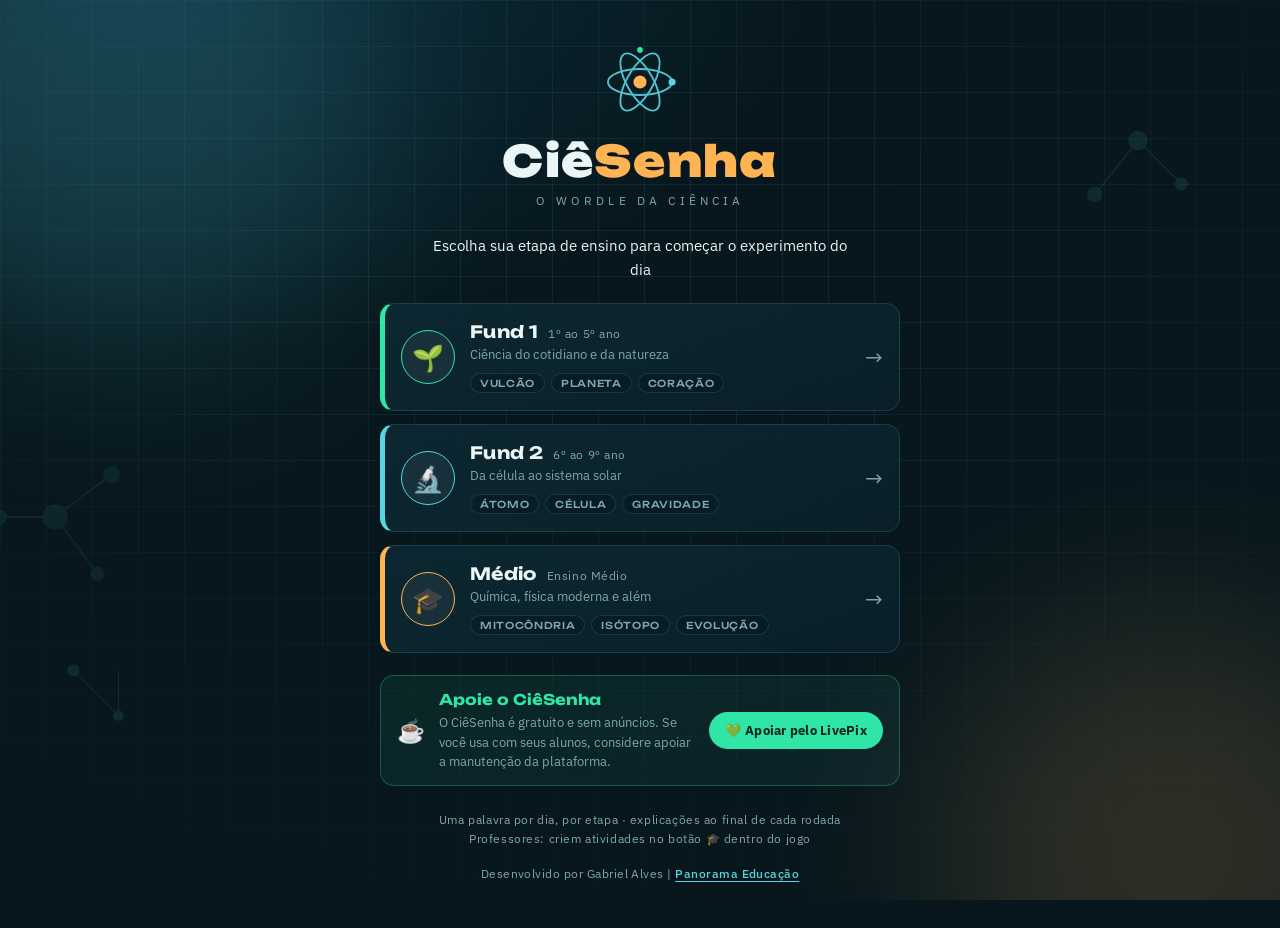
<file: index.html>
<!DOCTYPE html>
<html lang="pt-BR">
<head>
<meta charset="UTF-8">
<meta name="viewport" content="width=device-width, initial-scale=1">
<meta name="theme-color" content="#07171d">
<meta name="description" content="CiêSenha — um Wordle de conceitos científicos para Fund 1, Fund 2 e Ensino Médio. Decifre a palavra do dia e aprenda a explicação do conceito.">
<title>CiêSenha · o wordle da ciência</title>
<!-- ===== Open Graph (compartilhamento) ===== -->
<meta property="og:type" content="website">
<meta property="og:site_name" content="CiêSenha">
<meta property="og:title" content="CiêSenha — o wordle da ciência">
<meta property="og:description" content="Decifre o conceito científico do dia e aprenda a explicação. Para Fund 1, Fund 2 e Ensino Médio. Gratuito e sem cadastro.">
<meta property="og:url" content="https://panoramaedu.github.io/CieSenha/">
<meta property="og:image" content="https://panoramaedu.github.io/CieSenha/preview.png">
<meta property="og:image:width" content="1200">
<meta property="og:image:height" content="630">
<meta property="og:locale" content="pt_BR">

<!-- ===== Twitter Card ===== -->
<meta name="twitter:card" content="summary_large_image">
<meta name="twitter:title" content="CiêSenha — o wordle da ciência">
<meta name="twitter:description" content="Decifre o conceito científico do dia e aprenda. Para Fund 1, Fund 2 e Médio.">
<meta name="twitter:image" content="https://panoramaedu.github.io/CieSenha/preview.png">
<link rel="icon" type="image/svg+xml" href="favicon.svg">
<link rel="preconnect" href="https://fonts.googleapis.com">
<link rel="preconnect" href="https://fonts.gstatic.com" crossorigin>
<link href="https://fonts.googleapis.com/css2?family=IBM+Plex+Sans:wght@400;500;600;700&family=Unbounded:wght@500;700;900&display=swap" rel="stylesheet">
<link rel="stylesheet" href="style.css">
</head>
<body>

<div class="ambient" aria-hidden="true">
  <div class="glow g1"></div><div class="glow g2"></div>
  <svg class="mol m1" viewBox="0 0 120 120"><line x1="20" y1="80" x2="60" y2="30"/><line x1="60" y1="30" x2="100" y2="70"/><circle cx="20" cy="80" r="7"/><circle cx="60" cy="30" r="9"/><circle cx="100" cy="70" r="6"/></svg>
  <svg class="mol m2" viewBox="0 0 120 120"><line x1="30" y1="30" x2="90" y2="90"/><line x1="90" y1="90" x2="90" y2="30"/><circle cx="30" cy="30" r="8"/><circle cx="90" cy="90" r="7"/></svg>
  <svg class="mol m3" viewBox="0 0 120 120"><line x1="20" y1="60" x2="60" y2="60"/><line x1="60" y1="60" x2="100" y2="30"/><line x1="60" y1="60" x2="90" y2="100"/><circle cx="20" cy="60" r="6"/><circle cx="60" cy="60" r="9"/><circle cx="100" cy="30" r="6"/><circle cx="90" cy="100" r="5"/></svg>
  <span class="bub" style="left:8%;width:10px;height:10px;animation-duration:19s"></span>
  <span class="bub" style="left:22%;width:6px;height:6px;animation-duration:26s;animation-delay:-9s"></span>
  <span class="bub" style="left:55%;width:13px;height:13px;animation-duration:23s;animation-delay:-4s"></span>
  <span class="bub" style="left:71%;width:7px;height:7px;animation-duration:30s;animation-delay:-16s"></span>
  <span class="bub" style="left:88%;width:11px;height:11px;animation-duration:21s;animation-delay:-12s"></span>
</div>

<!-- ============ TELA INICIAL ============ -->
<section id="welcomeScreen" class="on" aria-label="Escolha de etapa">
  <div class="w-inner">
    <div class="w-logo">
      <svg viewBox="0 0 64 64" aria-hidden="true">
        <g stroke="#58d5e0" stroke-width="1.6" fill="none" opacity=".9">
          <ellipse cx="32" cy="32" rx="27" ry="11"/>
          <ellipse cx="32" cy="32" rx="27" ry="11" transform="rotate(60 32 32)"/>
          <ellipse cx="32" cy="32" rx="27" ry="11" transform="rotate(-60 32 32)"/>
        </g>
        <circle class="nuc" cx="32" cy="32" r="5.5" fill="#ffb454"/>
        <g class="orb"><circle cx="59" cy="32" r="3" fill="#58d5e0"/></g>
        <g class="orb orb2"><circle cx="32" cy="5" r="2.4" fill="#2fe6a6"/></g>
      </svg>
    </div>
    <h1 class="w-title">Ciê<em>Senha</em></h1>
    <p class="w-tag">o wordle da ciência</p>
    <p class="w-sub">Escolha sua etapa de ensino para começar o experimento do dia</p>
    <div class="stage-list">
      <button type="button" class="stage-card" data-stage="fund1" style="--sc:#2fe6a6">
        <span class="sc-badge">sua etapa</span>
        <div class="sc-icon">🌱</div>
        <div class="sc-body">
          <div class="sc-top"><span class="sc-name">Fund 1</span><span class="sc-grade">1º ao 5º ano</span></div>
          <div class="sc-desc">Ciência do cotidiano e da natureza</div>
          <div class="sc-chips"><span>VULCÃO</span><span>PLANETA</span><span>CORAÇÃO</span></div>
        </div>
        <div class="sc-arrow">→</div>
      </button>
      <button type="button" class="stage-card" data-stage="fund2" style="--sc:#58d5e0">
        <span class="sc-badge">sua etapa</span>
        <div class="sc-icon">🔬</div>
        <div class="sc-body">
          <div class="sc-top"><span class="sc-name">Fund 2</span><span class="sc-grade">6º ao 9º ano</span></div>
          <div class="sc-desc">Da célula ao sistema solar</div>
          <div class="sc-chips"><span>ÁTOMO</span><span>CÉLULA</span><span>GRAVIDADE</span></div>
        </div>
        <div class="sc-arrow">→</div>
      </button>
      <button type="button" class="stage-card" data-stage="medio" style="--sc:#ffb454">
        <span class="sc-badge">sua etapa</span>
        <div class="sc-icon">🎓</div>
        <div class="sc-body">
          <div class="sc-top"><span class="sc-name">Médio</span><span class="sc-grade">Ensino Médio</span></div>
          <div class="sc-desc">Química, física moderna e além</div>
          <div class="sc-chips"><span>MITOCÔNDRIA</span><span>ISÓTOPO</span><span>EVOLUÇÃO</span></div>
        </div>
        <div class="sc-arrow">→</div>
      </button>
    </div>

    <!-- ===== Box de doação (tela inicial) ===== -->
    <div class="donate-card donate-card--full">
      <div class="donate-icon">☕</div>
      <div class="donate-body">
        <p class="donate-title">Apoie o CiêSenha</p>
        <p class="donate-desc">O CiêSenha é gratuito e sem anúncios. Se você usa com seus alunos, considere apoiar a manutenção da plataforma.</p>
      </div>
      <a href="https://livepix.gg/panoramaedu" target="_blank" rel="noopener" class="donate-btn">💚 Apoiar pelo LivePix</a>
    </div>

    <p class="w-foot">Uma palavra por dia, por etapa · explicações ao final de cada rodada<br>Professores: criem atividades no botão 🎓 dentro do jogo</p>

    <div class="credits">
      Desenvolvido por Gabriel Alves |
      <a href="https://panoramaedu.onrender.com/" target="_blank" rel="noopener">Panorama Educação</a>
    </div>
  </div>
</section>

<script>
  /* ====== lógica mínima da tela inicial ====== */
  const stage = localStorage.getItem('ciesenha.stage') || '';
  if (stage) {
    document.querySelectorAll('.stage-card').forEach(c => {
      c.classList.toggle('current', c.dataset.stage === stage);
    });
  }
  document.querySelectorAll('.stage-card').forEach(card => {
    card.addEventListener('click', () => {
      const id = card.dataset.stage;
      localStorage.setItem('ciesenha.stage', id);
      window.location.href = 'game.html?stage=' + encodeURIComponent(id);
    });
  });
</script>
</body>
</html>
</file>
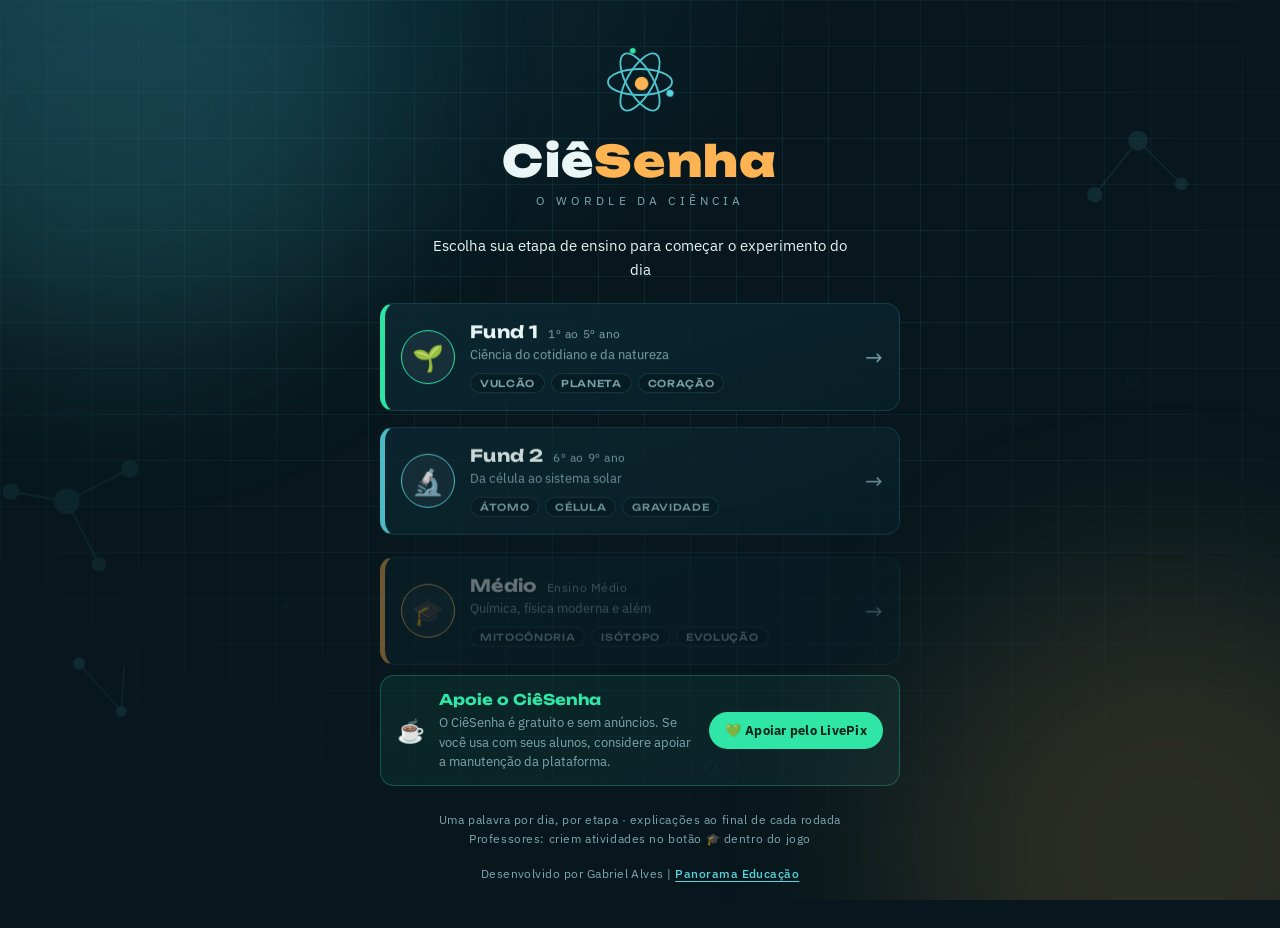
<file: game.html>
<!DOCTYPE html>
<html lang="pt-BR">
<head>
<meta charset="UTF-8">
<meta name="viewport" content="width=device-width, initial-scale=1">
<meta name="theme-color" content="#07171d">
<meta name="description" content="CiêSenha — o wordle da ciência. Decifre a palavra do dia e aprenda a explicação do conceito.">
<title>CiêSenha · o wordle da ciência</title>
<!-- ===== Open Graph (compartilhamento) ===== -->
<meta property="og:type" content="website">
<meta property="og:site_name" content="CiêSenha">
<meta property="og:title" content="CiêSenha — o wordle da ciência">
<meta property="og:description" content="Decifre o conceito científico do dia e aprenda a explicação. Para Fund 1, Fund 2 e Ensino Médio. Gratuito e sem cadastro.">
<meta property="og:url" content="https://panoramaedu.github.io/CieSenha/">
<meta property="og:image" content="https://panoramaedu.github.io/CieSenha/preview.png">
<meta property="og:image:width" content="1200">
<meta property="og:image:height" content="630">
<meta property="og:locale" content="pt_BR">

<!-- ===== Twitter Card ===== -->
<meta name="twitter:card" content="summary_large_image">
<meta name="twitter:title" content="CiêSenha — o wordle da ciência">
<meta name="twitter:description" content="Decifre o conceito científico do dia e aprenda. Para Fund 1, Fund 2 e Médio.">
<meta name="twitter:image" content="https://panoramaedu.github.io/CieSenha/preview.png">
<link rel="icon" type="image/svg+xml" href="favicon.svg">
<link rel="preconnect" href="https://fonts.googleapis.com">
<link rel="preconnect" href="https://fonts.gstatic.com" crossorigin>
<link href="https://fonts.googleapis.com/css2?family=IBM+Plex+Sans:wght@400;500;600;700&family=Unbounded:wght@500;700;900&display=swap" rel="stylesheet">
<link rel="stylesheet" href="style.css">
</head>
<body>

<div class="ambient" aria-hidden="true">
  <div class="glow g1"></div><div class="glow g2"></div>
  <svg class="mol m1" viewBox="0 0 120 120"><line x1="20" y1="80" x2="60" y2="30"/><line x1="60" y1="30" x2="100" y2="70"/><circle cx="20" cy="80" r="7"/><circle cx="60" cy="30" r="9"/><circle cx="100" cy="70" r="6"/></svg>
  <svg class="mol m2" viewBox="0 0 120 120"><line x1="30" y1="30" x2="90" y2="90"/><line x1="90" y1="90" x2="90" y2="30"/><circle cx="30" cy="30" r="8"/><circle cx="90" cy="90" r="7"/></svg>
  <svg class="mol m3" viewBox="0 0 120 120"><line x1="20" y1="60" x2="60" y2="60"/><line x1="60" y1="60" x2="100" y2="30"/><line x1="60" y1="60" x2="90" y2="100"/><circle cx="20" cy="60" r="6"/><circle cx="60" cy="60" r="9"/><circle cx="100" cy="30" r="6"/><circle cx="90" cy="100" r="5"/></svg>
  <span class="bub" style="left:8%;width:10px;height:10px;animation-duration:19s"></span>
  <span class="bub" style="left:22%;width:6px;height:6px;animation-duration:26s;animation-delay:-9s"></span>
  <span class="bub" style="left:55%;width:13px;height:13px;animation-duration:23s;animation-delay:-4s"></span>
  <span class="bub" style="left:71%;width:7px;height:7px;animation-duration:30s;animation-delay:-16s"></span>
  <span class="bub" style="left:88%;width:11px;height:11px;animation-duration:21s;animation-delay:-12s"></span>
</div>

<div id="toast" role="status" aria-live="polite"></div>

<!-- ============ JOGO ============ -->
<div class="wrap">
<header>
  <a href="index.html" class="logo" title="Voltar à tela inicial">
    <svg viewBox="0 0 64 64" aria-hidden="true">
      <g stroke="#58d5e0" stroke-width="1.6" fill="none" opacity=".9">
        <ellipse cx="32" cy="32" rx="27" ry="11"/>
        <ellipse cx="32" cy="32" rx="27" ry="11" transform="rotate(60 32 32)"/>
        <ellipse cx="32" cy="32" rx="27" ry="11" transform="rotate(-60 32 32)"/>
      </g>
      <circle class="nuc" cx="32" cy="32" r="5.5" fill="#ffb454"/>
      <g class="orb"><circle cx="59" cy="32" r="3" fill="#58d5e0"/></g>
      <g class="orb orb2"><circle cx="32" cy="5" r="2.4" fill="#2fe6a6"/></g>
    </svg>
    <span>
      <h1>Ciê<em>Senha</em></h1>
      <p>o wordle da ciência</p>
    </span>
  </a>
  <div class="hbtns">
    <button class="iconbtn" id="bProf" aria-label="Modo Professor" title="Modo Professor">
      <svg viewBox="0 0 24 24" fill="currentColor" stroke="none"><path d="M12 3.5 1.8 8.6l10.2 5.1 8.2-4.1v4.6h1.6V8.6L12 3.5z"/><path d="M5.4 12.4v3.2c0 1.9 3 3.4 6.6 3.4s6.6-1.5 6.6-3.4v-3.2l-6.6 3.3-6.6-3.3z"/></svg>
    </button>
    <button class="iconbtn" id="bStats" aria-label="Estatísticas">
      <svg viewBox="0 0 24 24"><rect x="4" y="12" width="4" height="9" rx="1"/><rect x="10" y="6" width="4" height="15" rx="1"/><rect x="16" y="9" width="4" height="12" rx="1"/></svg>
    </button>
    <button class="iconbtn" id="bHelp" aria-label="Como jogar">?</button>
  </div>
</header>

<div class="stages" id="stages" aria-label="Etapa de ensino"></div>
<div class="subbar" id="subbar"></div>

<main>
  <div id="board" role="grid" aria-label="Tabuleiro do jogo"></div>
  <div id="kb"></div>
</main>

<!-- ===== Box de doação (jogo) ===== -->
<div class="donate-card donate-card--compact" id="donateCompact">
  <span class="donate-icon">☕</span>
  <span class="donate-desc">Gostou? Apoie o CiêSenha</span>
  <a href="https://livepix.gg/panoramaedu" target="_blank" rel="noopener" class="donate-btn donate-btn--sm">Apoiar</a>
</div>

<footer>
  Feito com <b>ciência</b> · uma palavra por dia, por etapa ·
  <button class="linkbtn" id="fProf">modo professor 🎓</button>
  <div class="credits">
    Desenvolvido por Gabriel Alves |
    <a href="https://panoramaedu.onrender.com/" target="_blank" rel="noopener">Panorama Educação</a>
  </div>
</footer>
</div>

<!-- ficha do conceito -->
<div class="overlay" id="mResult" role="dialog" aria-modal="true" aria-labelledby="rTitle">
  <div class="modal">
    <button class="mclose" data-close>✕</button>
    <h2 id="rTitle">Experimento concluído!</h2>
    <p id="rMeta"></p>
    <div class="spec">
      <div class="chips"><span class="chip accent" id="rChip"></span></div>
      <h3 id="rWord"></h3>
      <p class="desc" id="rDesc"></p>
      <div class="fact"><b>💡 Você sabia?</b><span id="rFact"></span></div>
    </div>
    <div class="btnrow">
      <button class="btn primary" id="bShare">📋 Compartilhar</button>
      <button class="btn ghost" id="bNext">🎲 Nova palavra</button>
    </div>
  </div>
</div>

<!-- boas-vindas da atividade (não pode fechar sem começar) -->
<div class="overlay locked" id="mName" role="dialog" aria-modal="true" aria-labelledby="nmTitle">
  <div class="modal">
    <h2>📚 <span id="nmTitle"></span></h2>
    <p id="nmProf"></p>
    <p>Você jogará as palavras <b>em sequência</b>. Ao final, poderá enviar seu relatório ao professor ou à professora.</p>
    <input class="finput" id="nmNome" placeholder="Seu nome (opcional)" maxlength="40">
    <div class="btnrow"><button class="btn primary" id="nmGo">Começar ▶</button></div>
    <p style="text-align:center;margin-top:12px;margin-bottom:0"><button class="linkbtn" id="nmExit">sair da atividade</button></p>
  </div>
</div>

<!-- relatório da atividade -->
<div class="overlay" id="mReport" role="dialog" aria-modal="true" aria-labelledby="rpTitle">
  <div class="modal">
    <button class="mclose" data-close>✕</button>
    <h2 id="rpTitle">Relatório <span>da atividade</span></h2>
    <p>Envie para seu professor ou professora:</p>
    <pre id="repText"></pre>
    <div class="btnrow">
      <button class="btn primary" id="repWa">📲 Enviar por WhatsApp</button>
      <button class="btn ghost" id="repCopy">📋 Copiar</button>
    </div>
  </div>
</div>

<!-- modo professor -->
<div class="overlay" id="mProf" role="dialog" aria-modal="true" aria-labelledby="pfTitle">
  <div class="modal" style="max-width:560px">
    <button class="mclose" data-close>✕</button>
    <h2 id="pfTitle">Modo <span>Professor</span></h2>
    <p>Crie uma atividade com suas próprias palavras. Os alunos recebem um link, jogam em sequência e devolvem o relatório — <b>sem cadastro e sem armazenar dados de alunos</b>.</p>
    <input class="finput" id="pfTitulo" placeholder="Título da atividade * (ex.: Células — 8º ano B)" maxlength="60">
    <input class="finput" id="pfProf" placeholder="Seu nome (aparece para os alunos)" maxlength="40">
    <div id="pfList"></div>
    <div class="btnrow">
      <button class="btn ghost" id="pfAdd">+ Adicionar palavra</button>
      <button class="btn primary" id="pfGen">Gerar link 🔗</button>
    </div>
    <div id="pfOut" hidden>
      <p style="font-size:.8rem;color:var(--correct);margin-bottom:8px">✅ Link gerado! Envie para seus alunos:</p>
      <textarea id="pfLink" readonly rows="3"></textarea>
      <div class="btnrow">
        <button class="btn primary" id="pfCopy">📋 Copiar link</button>
        <button class="btn ghost" id="pfWa">📲 WhatsApp</button>
      </div>
    </div>
    <div class="pf-sub">Minhas atividades salvas</div>
    <div id="pfSavedList"></div>
  </div>
</div>

<!-- estatísticas -->
<div class="overlay" id="mStats" role="dialog" aria-modal="true" aria-labelledby="sTitle">
  <div class="modal">
    <button class="mclose" data-close>✕</button>
    <h2 id="sTitle">Suas <span>estatísticas</span></h2>
    <p style="font-size:.78rem">Valem para o desafio diário de todas as etapas — atividades de turma não contam. A sequência cresce com pelo menos uma vitória por dia.</p>
    <div class="statsgrid">
      <div class="stat"><b id="stP">0</b><span>Jogadas</span></div>
      <div class="stat"><b id="stW">0</b><span>% vitórias</span></div>
      <div class="stat"><b id="stS">0</b><span>Sequência</span></div>
      <div class="stat"><b id="stB">0</b><span>Melhor</span></div>
    </div>
    <p style="font-size:.72rem;letter-spacing:.2em;text-transform:uppercase;margin-bottom:10px">Distribuição de tentativas</p>
    <div class="dist" id="dist"></div>
  </div>
</div>

<!-- ajuda -->
<div class="overlay" id="mHelp" role="dialog" aria-modal="true" aria-labelledby="hTitle">
  <div class="modal">
    <button class="mclose" data-close>✕</button>
    <h2 id="hTitle">Como <span>jogar</span></h2>
    <p>Escolha sua <b>etapa de ensino</b> no topo — <b>Fund 1</b>, <b>Fund 2</b> ou <b>Médio</b>. Cada etapa tem sua própria palavra do dia, com conceitos na medida da série.</p>
    <p>Decifre o <b>conceito científico</b> em poucas tentativas. A cada palpite, as letras mudam de cor:</p>
    <div class="mtiles">
      <span class="mtile correct">a</span><span class="mtile">t</span><span class="mtile">o</span><span class="mtile">m</span><span class="mtile">o</span>
    </div>
    <p style="font-size:.8rem"><b style="color:var(--correct)">Verde</b> = letra certa no lugar certo.</p>
    <div class="mtiles">
      <span class="mtile">f</span><span class="mtile present">o</span><span class="mtile">t</span><span class="mtile">a</span><span class="mtile">o</span>
    </div>
    <p style="font-size:.8rem"><b style="color:var(--present)">Âmbar</b> = a letra existe, mas em outra posição.</p>
    <div class="mtiles">
      <span class="mtile">g</span><span class="mtile">e</span><span class="mtile absent">n</span><span class="mtile">e</span>
    </div>
    <p style="font-size:.8rem"><b style="color:#7fa6b0">Cinza</b> = a letra não está na palavra.</p>
    <div class="note">🔬 <b>Acentos não importam:</b> digite ATOMO e acertará ÁTOMO. O tamanho da palavra muda conforme o conceito — e a explicação aparece ao final, acertando ou não.</div>
    <div class="note">🎓 <b>Professores:</b> criem atividades com as próprias palavras no Modo Professor (botão no topo) e recebam os relatórios dos alunos.</div>
    <div class="btnrow"><button class="btn primary" data-close>Entendi, vamos lá!</button></div>
  </div>
</div>

<script src="app.js"></script>
</body>
</html>
</file>
<file: style.css>
:root{
  --bg:#07171d; --panel:#0c2733; --panel2:#0e2a35; --line:rgba(94,209,220,.16);
  --text:#eaf6f5; --muted:#7fa6b0; --accent:#58d5e0; --accent2:#ffb454;
  --correct:#2fe6a6; --present:#ffc24b; --absent:#1d3946;
  --ts:56px; --gap:6px; --cols:5;
  --disp:'Unbounded',sans-serif; --body:'IBM Plex Sans',sans-serif;
}
*{margin:0;padding:0;box-sizing:border-box}
html{scroll-behavior:smooth}
body{font-family:var(--body);background:var(--bg);color:var(--text);min-height:100vh;overflow-x:hidden}
button{font-family:inherit;cursor:pointer}
:focus-visible{outline:2px solid var(--accent);outline-offset:2px;border-radius:6px}

/* ====== ambiente de laboratório ====== */
.ambient{position:fixed;inset:0;z-index:-1;overflow:hidden;
  background:radial-gradient(1100px 700px at 12% -8%, #0d3140 0%, transparent 60%),
             radial-gradient(900px 600px at 105% 110%, #25310f00 0%, transparent 60%), var(--bg);}
.ambient::before{content:'';position:absolute;inset:0;opacity:.55;
  background-image:linear-gradient(var(--line) 1px, transparent 1px),linear-gradient(90deg, var(--line) 1px, transparent 1px);
  background-size:46px 46px;
  -webkit-mask-image:radial-gradient(ellipse 90% 80% at 50% 30%, #000 20%, transparent 90%);
          mask-image:radial-gradient(ellipse 90% 80% at 50% 30%, #000 20%, transparent 90%);}
.glow{position:absolute;border-radius:50%;filter:blur(90px);opacity:.15;animation:pulse 9s ease-in-out infinite}
.g1{width:520px;height:520px;background:var(--accent);top:-160px;left:-140px}
.g2{width:460px;height:460px;background:var(--accent2);bottom:-180px;right:-120px;animation-delay:-4.5s}
@keyframes pulse{0%,100%{transform:scale(1)}50%{transform:scale(1.18)}}
.mol{position:absolute;stroke:var(--accent);fill:none;stroke-width:1.4;opacity:.10;animation:drift 40s ease-in-out infinite alternate}
.mol circle{fill:var(--accent);stroke:none}
.m1{top:12%;right:6%;width:130px}
.m2{bottom:18%;left:4%;width:90px;animation-duration:52s;animation-delay:-12s}
.m3{top:48%;left:-30px;width:170px;animation-duration:64s;animation-delay:-25s;opacity:.07}
@keyframes drift{from{transform:translate(0,0) rotate(0deg)}to{transform:translate(36px,-48px) rotate(30deg)}}
.bub{position:absolute;bottom:-60px;border:1px solid rgba(88,213,224,.35);border-radius:50%;opacity:0;animation:rise linear infinite}
@keyframes rise{0%{transform:translateY(0);opacity:0}8%{opacity:.22}90%{opacity:.12}100%{transform:translateY(-108vh);opacity:0}}

/* ====== tela inicial ====== */
#welcomeScreen{position:relative;display:none;min-height:100vh;padding:44px 16px;align-items:center;justify-content:center}
#welcomeScreen.on{display:flex}
.w-inner{width:100%;max-width:520px;display:flex;flex-direction:column;align-items:center;text-align:center}
.w-logo svg{width:76px;height:76px}
.orb{transform-origin:32px 32px;animation:spin 7s linear infinite}
.orb2{animation-duration:11s;animation-direction:reverse}
.nuc{animation:pulse 2.4s ease-in-out infinite}
@keyframes spin{to{transform:rotate(360deg)}}
.w-title{font-family:var(--disp);font-weight:900;font-size:clamp(2.1rem,7vw,2.7rem);letter-spacing:.03em;margin-top:16px;line-height:1}
.w-title em{font-style:normal;color:var(--accent2)}
.w-tag{font-size:.72rem;letter-spacing:.36em;text-transform:uppercase;color:var(--muted);margin-top:10px}
.w-sub{color:var(--text);font-size:.95rem;margin:26px 0 0;line-height:1.55;max-width:420px}
.stage-list{width:100%;display:flex;flex-direction:column;gap:13px;margin-top:22px}
.stage-card{position:relative;display:flex;align-items:center;gap:15px;width:100%;text-align:left;
  padding:17px 16px;border-radius:14px;border:1.5px solid var(--line);border-left:5px solid var(--sc);
  background:linear-gradient(160deg,rgba(14,42,53,.88),rgba(10,32,41,.92));color:var(--text);
  animation:cardIn .6s cubic-bezier(.2,.9,.3,1.1) backwards;
  transition:transform .18s, box-shadow .25s, border-color .25s}
.stage-list .stage-card:nth-child(1){animation-delay:.10s}
.stage-list .stage-card:nth-child(2){animation-delay:.22s}
.stage-list .stage-card:nth-child(3){animation-delay:.34s}
@keyframes cardIn{from{opacity:0;transform:translateY(20px)}}
.stage-card:hover{transform:translateY(-4px);border-color:var(--sc);box-shadow:0 18px 40px -20px var(--sc)}
.sc-badge{position:absolute;top:-9px;right:14px;display:none;font-size:.6rem;font-weight:700;letter-spacing:.12em;text-transform:uppercase;
  padding:3px 10px;border-radius:99px;background:var(--sc);color:#06222a}
.stage-card.current{border-color:var(--sc)}
.stage-card.current .sc-badge{display:block}
.sc-icon{flex:none;width:54px;height:54px;border-radius:50%;display:grid;place-items:center;font-size:1.6rem;
  background:rgba(255,255,255,.05);border:1.5px solid var(--sc)}
.sc-body{flex:1;min-width:0}
.sc-top{display:flex;align-items:baseline;gap:10px;flex-wrap:wrap}
.sc-name{font-family:var(--disp);font-weight:700;font-size:1.06rem;letter-spacing:.02em}
.sc-grade{font-size:.72rem;color:var(--muted);letter-spacing:.05em}
.sc-desc{font-size:.83rem;color:var(--muted);margin-top:3px}
.sc-chips{display:flex;gap:6px;margin-top:10px;flex-wrap:wrap}
.sc-chips span{font-size:.6rem;font-family:var(--disp);font-weight:500;letter-spacing:.07em;padding:3px 9px;border-radius:99px;
  border:1px solid var(--line);color:var(--muted);background:rgba(7,23,29,.5)}
.sc-arrow{flex:none;font-size:1.35rem;color:var(--muted);transition:transform .18s,color .18s}
.stage-card:hover .sc-arrow{transform:translateX(6px);color:var(--sc)}
.w-foot{margin-top:24px;font-size:.72rem;color:var(--muted);letter-spacing:.05em;line-height:1.7}

/* ====== layout do jogo ====== */
.wrap{max-width:600px;margin:0 auto;padding:14px 16px 40px;display:flex;flex-direction:column;min-height:100vh}
header{display:flex;align-items:center;justify-content:space-between;gap:12px;padding:6px 0 14px}
.logo,.logo-btn{display:flex;align-items:center;gap:12px;background:none;border:none;color:inherit;text-align:left;padding:0;border-radius:10px;text-decoration:none}
.logo svg{width:52px;height:52px;flex:none}
.logo h1{font-family:var(--disp);font-weight:900;font-size:clamp(1.25rem,4.2vw,1.65rem);letter-spacing:.03em;line-height:1}
.logo h1 em{font-style:normal;color:var(--accent2)}
.logo p{font-size:.68rem;letter-spacing:.32em;text-transform:uppercase;color:var(--muted);margin-top:4px}
.logo:hover h1{color:var(--accent)}
.hbtns{display:flex;gap:8px}
.iconbtn{width:42px;height:42px;border-radius:50%;border:1.5px solid var(--line);background:rgba(12,39,51,.7);color:var(--text);display:grid;place-items:center;font-family:var(--disp);font-weight:700;font-size:1rem;transition:transform .18s, border-color .18s, box-shadow .18s}
.iconbtn:hover{transform:translateY(-2px);border-color:var(--accent);box-shadow:0 6px 18px -8px var(--accent)}
.iconbtn svg{width:18px;height:18px;stroke:currentColor;fill:currentColor}

/* etapas */
.stages{display:flex;gap:6px;background:rgba(12,39,51,.6);border:1px solid var(--line);border-radius:99px;padding:4px;margin-bottom:14px}
.stage{flex:1;border:none;background:transparent;color:var(--muted);font-family:var(--disp);font-weight:500;font-size:.7rem;padding:10px 6px;border-radius:99px;letter-spacing:.06em;text-transform:uppercase;transition:background .25s, color .25s, box-shadow .25s}
.stage:hover{color:var(--text)}
.stage.on{background:var(--accent);color:#06222a;box-shadow:0 4px 14px -6px var(--accent)}

.subbar{display:flex;align-items:center;justify-content:space-between;gap:10px;flex-wrap:wrap;margin-bottom:16px}
.chips{display:flex;gap:8px;flex-wrap:wrap}
.chip{font-size:.75rem;font-weight:600;letter-spacing:.04em;padding:6px 12px;border-radius:99px;border:1px solid var(--line);background:rgba(12,39,51,.65);color:var(--text);display:inline-flex;align-items:center;gap:6px;max-width:230px;overflow:hidden;text-overflow:ellipsis;white-space:nowrap}
.chip.accent{border-color:rgba(255,180,84,.4);color:var(--accent2)}
.chip.done{border-color:rgba(47,230,166,.4);color:var(--correct)}
.linkbtn{background:none;border:none;color:var(--accent);font-weight:600;font-size:.8rem;text-decoration:underline;text-underline-offset:3px;padding:4px}
.linkbtn:hover{color:var(--accent2)}

/* ====== tabuleiro ====== */
main{flex:1;display:flex;flex-direction:column;align-items:center}
#board{display:flex;flex-direction:column;gap:var(--gap);margin:6px 0 22px}
.brow{display:grid;grid-template-columns:repeat(var(--cols),var(--ts));gap:var(--gap)}
.tile{width:var(--ts);height:var(--ts);display:grid;place-items:center;border:2px solid rgba(94,209,220,.18);border-radius:8px;
  background:rgba(12,39,51,.72);font-family:var(--disp);font-weight:700;text-transform:uppercase;
  font-size:calc(var(--ts)*.46);user-select:none;transition:border-color .15s}
.tile.filled{border-color:rgba(94,209,220,.45);animation:pop .13s ease}
.tile.flip{animation:flip .5s ease}
.tile.correct{background:var(--correct);border-color:var(--correct);color:#04231a}
.tile.present{background:var(--present);border-color:var(--present);color:#2b1d00}
.tile.absent{background:var(--absent);border-color:var(--absent);color:#5e7e8b}
.tile.dance{animation:dance .55s ease}
.brow.shake{animation:shake .45s ease}
@keyframes pop{0%{transform:scale(.82)}100%{transform:scale(1)}}
@keyframes flip{0%{transform:rotateX(0)}50%{transform:rotateX(90deg)}100%{transform:rotateX(0)}}
@keyframes dance{0%,100%{transform:translateY(0)}30%{transform:translateY(-14px)}60%{transform:translateY(3px)}}
@keyframes shake{0%,100%{transform:translateX(0)}20%,60%{transform:translateX(-7px)}40%,80%{transform:translateX(7px)}}

/* ====== teclado ====== */
#kb{width:100%;max-width:500px;display:flex;flex-direction:column;gap:7px;margin-top:auto}
.krow{display:flex;gap:6px;justify-content:center}
.key{flex:1;height:52px;max-width:46px;border:none;border-radius:8px;background:var(--panel2);color:var(--text);
  font-weight:600;font-size:.92rem;text-transform:uppercase;box-shadow:0 2px 0 rgba(0,0,0,.35);
  transition:transform .12s, background .25s, filter .15s}
.key:hover{filter:brightness(1.25)}
.key:active,.key.hit{transform:scale(.93)}
.key.wide{flex:1.7;max-width:78px;font-size:.72rem;letter-spacing:.05em}
.key.correct{background:var(--correct);color:#04231a}
.key.present{background:var(--present);color:#2b1d00}
.key.absent{background:#142c37;color:#4c6874}

footer{text-align:center;padding-top:26px;font-size:.72rem;color:var(--muted);letter-spacing:.05em}
footer b{color:var(--accent);font-weight:600}

/* ====== toast ====== */
#toast{position:fixed;top:16px;left:50%;transform:translate(-50%,-70px);background:#11313e;border:1px solid var(--line);
  color:var(--text);padding:10px 18px;border-radius:10px;font-weight:600;font-size:.85rem;z-index:120;
  box-shadow:0 10px 30px -10px rgba(0,0,0,.6);transition:transform .3s cubic-bezier(.2,.9,.3,1.2);pointer-events:none}
#toast.show{transform:translate(-50%,0)}

/* ====== modais ====== */
.overlay{position:fixed;inset:0;background:rgba(3,13,18,.75);display:grid;place-items:center;z-index:90;
  opacity:0;pointer-events:none;transition:opacity .25s;padding:16px}
.overlay.open{opacity:1;pointer-events:auto}
.modal{width:100%;max-width:470px;max-height:88vh;overflow:auto;background:linear-gradient(165deg,#0e2a35,#0a2029);
  border:1px solid var(--line);border-radius:16px;padding:26px 24px;position:relative;
  box-shadow:0 30px 70px -20px rgba(0,0,0,.7), 0 0 0 1px rgba(88,213,224,.06);
  transform:translateY(22px) scale(.97);transition:transform .3s cubic-bezier(.2,.9,.3,1.1)}
.overlay.open .modal{transform:none}
.mclose{position:absolute;top:12px;right:12px;width:34px;height:34px;border-radius:50%;border:1px solid var(--line);background:transparent;color:var(--muted);font-size:1rem;transition:.2s}
.mclose:hover{color:var(--text);border-color:var(--accent);transform:rotate(90deg)}
.modal h2{font-family:var(--disp);font-weight:700;font-size:1.15rem;margin-bottom:14px;letter-spacing:.02em}
.modal h2 span{color:var(--accent2)}
.modal p{color:var(--muted);font-size:.9rem;line-height:1.6;margin-bottom:12px}
.modal p b{color:var(--text)}

.mtiles{display:flex;gap:5px;margin:10px 0 6px}
.mtile{width:42px;height:42px;display:grid;place-items:center;border-radius:7px;border:2px solid rgba(94,209,220,.3);
  font-family:var(--disp);font-weight:700;font-size:1rem;text-transform:uppercase;background:rgba(12,39,51,.7)}
.mtile.correct{background:var(--correct);border-color:var(--correct);color:#04231a}
.mtile.present{background:var(--present);border-color:var(--present);color:#2b1d00}
.mtile.absent{background:var(--absent);border-color:var(--absent);color:#5e7e8b}
.note{border-left:3px solid var(--accent);padding:8px 12px;background:rgba(88,213,224,.07);border-radius:0 8px 8px 0;font-size:.82rem;color:var(--text);margin-top:14px}

/* ficha do conceito */
.spec{border:1px dashed rgba(94,209,220,.3);border-radius:12px;padding:20px 18px;margin-top:4px;background:rgba(7,23,29,.5)}
.spec .chips{margin-bottom:12px}
.spec h3{font-family:var(--disp);font-weight:900;font-size:clamp(1.7rem,7vw,2.4rem);letter-spacing:.04em;text-transform:uppercase;
  color:var(--accent2);text-shadow:0 0 26px rgba(255,180,84,.35);margin-bottom:12px;line-height:1.1}
.spec .desc{color:var(--text);font-size:.95rem;line-height:1.65}
.fact{margin-top:14px;padding:12px 14px;border-radius:10px;background:rgba(47,230,166,.08);border:1px solid rgba(47,230,166,.22);font-size:.85rem;line-height:1.55}
.fact b{color:var(--correct);display:block;font-size:.72rem;letter-spacing:.2em;text-transform:uppercase;margin-bottom:5px}

.statsgrid{display:grid;grid-template-columns:repeat(4,1fr);gap:8px;margin:6px 0 18px}
.stat{background:rgba(12,39,51,.7);border:1px solid var(--line);border-radius:10px;padding:12px 6px;text-align:center}
.stat b{font-family:var(--disp);font-weight:700;font-size:1.4rem;display:block;color:var(--accent)}
.stat span{font-size:.62rem;letter-spacing:.12em;text-transform:uppercase;color:var(--muted)}
.dist{display:flex;flex-direction:column;gap:5px}
.drow{display:grid;grid-template-columns:20px 1fr 26px;gap:8px;align-items:center;font-size:.8rem}
.dbar{height:22px;border-radius:5px;background:var(--absent);min-width:6px;transition:width .5s ease}
.dbar.hot{background:var(--correct)}
.drow span{text-align:right;color:var(--muted)}

.btnrow{display:flex;gap:10px;flex-wrap:wrap;margin-top:18px}
.btn{flex:1;min-width:140px;border:none;border-radius:10px;padding:13px 16px;font-weight:700;font-size:.9rem;letter-spacing:.02em;transition:transform .15s, box-shadow .2s}
.btn:hover{transform:translateY(-2px)}
.btn.primary{background:var(--accent2);color:#2b1800;box-shadow:0 8px 24px -10px rgba(255,180,84,.6)}
.btn.primary:hover{box-shadow:0 12px 30px -8px rgba(255,180,84,.7)}
.btn.ghost{background:transparent;color:var(--accent);border:1.5px solid var(--line)}
.btn.ghost:hover{border-color:var(--accent)}
.btn.ghost:disabled{opacity:.4;cursor:not-allowed;transform:none}

/* ====== formulários (Modo Professor) ====== */
.finput,.farea{width:100%;background:#0a222c;border:1.5px solid var(--line);border-radius:8px;color:var(--text);
  padding:11px 12px;font-family:var(--body);font-size:.9rem;margin-bottom:10px}
.finput::placeholder,.farea::placeholder{color:#557581}
.finput:focus,.farea:focus{outline:none;border-color:var(--accent)}
.farea{resize:vertical;min-height:56px}
.pf-item{border:1px dashed rgba(94,209,220,.28);border-radius:10px;padding:12px;margin-bottom:10px;position:relative;background:rgba(7,23,29,.35)}
.pf-item .finput,.pf-item .farea{margin-bottom:8px}
.pf-item>:last-child{margin-bottom:0}
.pf-row{display:grid;grid-template-columns:1.2fr 1fr;gap:8px}
.pf-del{position:absolute;top:9px;right:9px;background:none;border:none;color:var(--muted);font-size:.8rem;z-index:2}
.pf-del:hover{color:#ff8585}
#pfOut{margin-top:14px;padding:14px;background:rgba(47,230,166,.06);border:1px solid rgba(47,230,166,.25);border-radius:10px}
#pfLink{width:100%;background:#081d26;border:1px solid var(--line);border-radius:8px;color:var(--accent);
  font-size:.7rem;padding:8px;word-break:break-all;resize:none;font-family:var(--body)}
.pf-sub{font-size:.72rem;letter-spacing:.2em;text-transform:uppercase;color:var(--muted);margin:18px 0 10px}
.saved-row{display:flex;align-items:center;gap:6px;padding:8px 10px;border:1px solid var(--line);border-radius:8px;margin-bottom:6px;font-size:.8rem}
.saved-row .t{flex:1;overflow:hidden;text-overflow:ellipsis;white-space:nowrap}
.saved-row button{background:none;border:1px solid var(--line);border-radius:6px;color:var(--text);padding:4px 8px;font-size:.72rem;white-space:nowrap}
.saved-row button:hover{border-color:var(--accent);color:var(--accent)}
#repText{background:#081d26;border:1px solid var(--line);border-radius:10px;padding:14px;font-size:.8rem;line-height:1.7;white-space:pre-wrap;font-family:var(--body);color:var(--text)}

.particle{position:fixed;left:0;top:0;z-index:150;pointer-events:none;border-radius:50%}

/* ====== box de doação ====== */
.donate-card{
  display:flex;align-items:center;gap:14px;
  background:linear-gradient(160deg,rgba(47,230,166,.08),rgba(88,213,224,.06));
  border:1.5px solid rgba(47,230,166,.28);border-radius:14px;padding:14px 16px;
  margin-top:22px;transition:transform .18s, border-color .25s, box-shadow .25s;
}
.donate-card:hover{border-color:var(--correct);box-shadow:0 10px 30px -14px var(--correct)}
.donate-card--full{flex-wrap:wrap;justify-content:center;text-align:left;width:100%}
.donate-card--compact{
  position:fixed;right:14px;bottom:14px;z-index:50;
  max-width:260px;padding:9px 11px;gap:8px;
  background:rgba(10,32,41,.92);backdrop-filter:blur(8px);
  -webkit-backdrop-filter:blur(8px);
  border-radius:99px;box-shadow:0 10px 30px -8px rgba(0,0,0,.6);
}
.donate-icon{font-size:1.4rem;flex:none}
.donate-card--compact .donate-icon{font-size:1rem}
.donate-body{flex:1;min-width:200px}
.donate-title{font-family:var(--disp);font-weight:700;font-size:.92rem;color:var(--correct);margin-bottom:4px}
.donate-desc{font-size:.8rem;color:var(--muted);line-height:1.5}
.donate-card--compact .donate-desc{font-size:.74rem;color:var(--text);font-weight:500;white-space:nowrap;overflow:hidden;text-overflow:ellipsis}
.donate-btn{
  flex:none;display:inline-flex;align-items:center;gap:6px;
  background:var(--correct);color:#04231a;
  padding:10px 16px;border-radius:99px;text-decoration:none;
  font-weight:700;font-size:.82rem;letter-spacing:.02em;
  transition:transform .15s, box-shadow .2s;
}
.donate-btn:hover{transform:translateY(-2px);box-shadow:0 8px 20px -8px var(--correct)}
.donate-btn--sm{padding:7px 12px;font-size:.72rem;border-radius:99px}

/* ====== créditos ====== */
.credits{
  margin-top:16px;font-size:.74rem;color:var(--muted);letter-spacing:.04em;line-height:1.6;
}
.credits a{color:var(--accent);text-decoration:underline;text-underline-offset:3px;font-weight:500}
.credits a:hover{color:var(--accent2)}

@media (max-width:500px){
  .donate-card--compact{
    position:relative;right:auto;bottom:auto;
    max-width:100%;border-radius:14px;margin:20px auto 0;
    padding:12px 14px;
  }
}

@media (max-width:430px){
  .donate-card--full{flex-direction:column;text-align:center;align-items:stretch}
  .donate-card--full .donate-btn{width:100%;justify-content:center}
  .key{height:46px}
  .logo svg{width:44px;height:44px}
  .pf-row{grid-template-columns:1fr}
  .stage{font-size:.62rem}
}
@media (prefers-reduced-motion:reduce){
  *,*::before,*::after{animation-duration:.01ms !important;animation-iteration-count:1 !important;transition-duration:.01ms !important}
}
</file>
